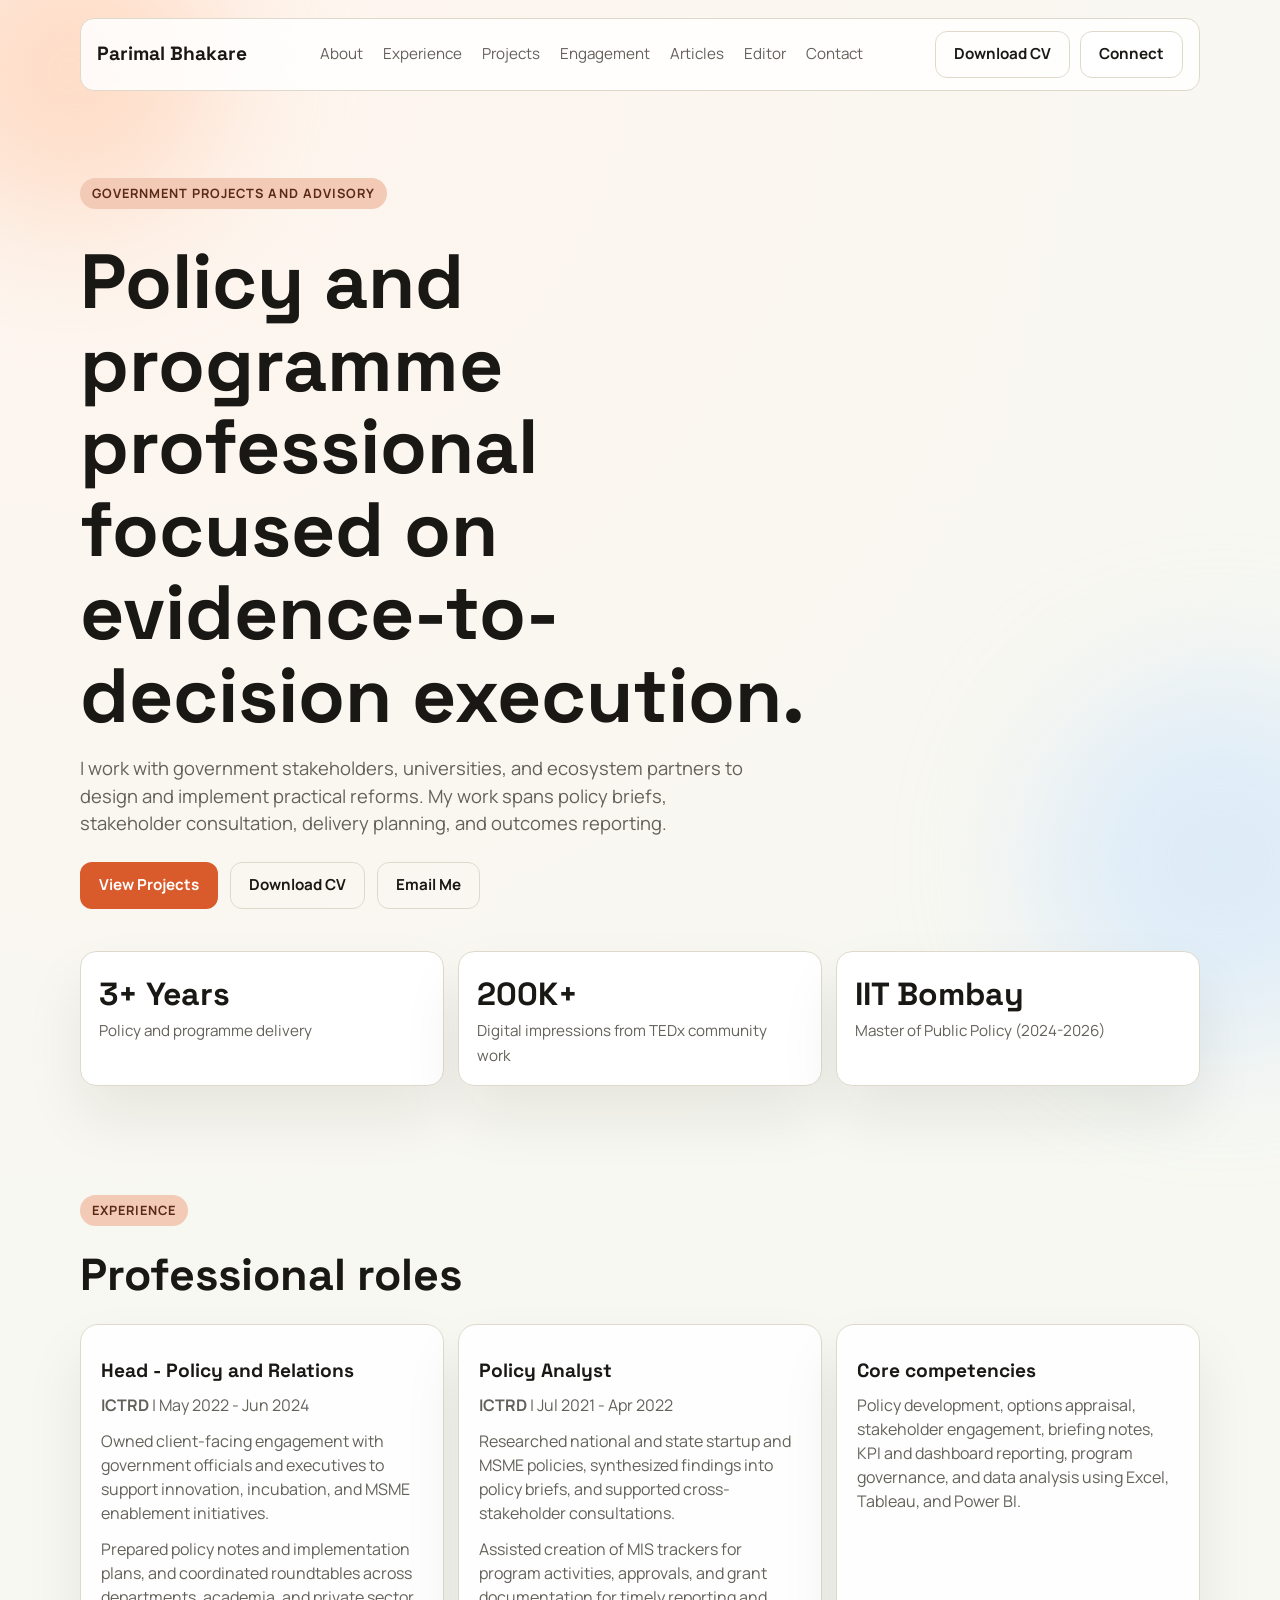
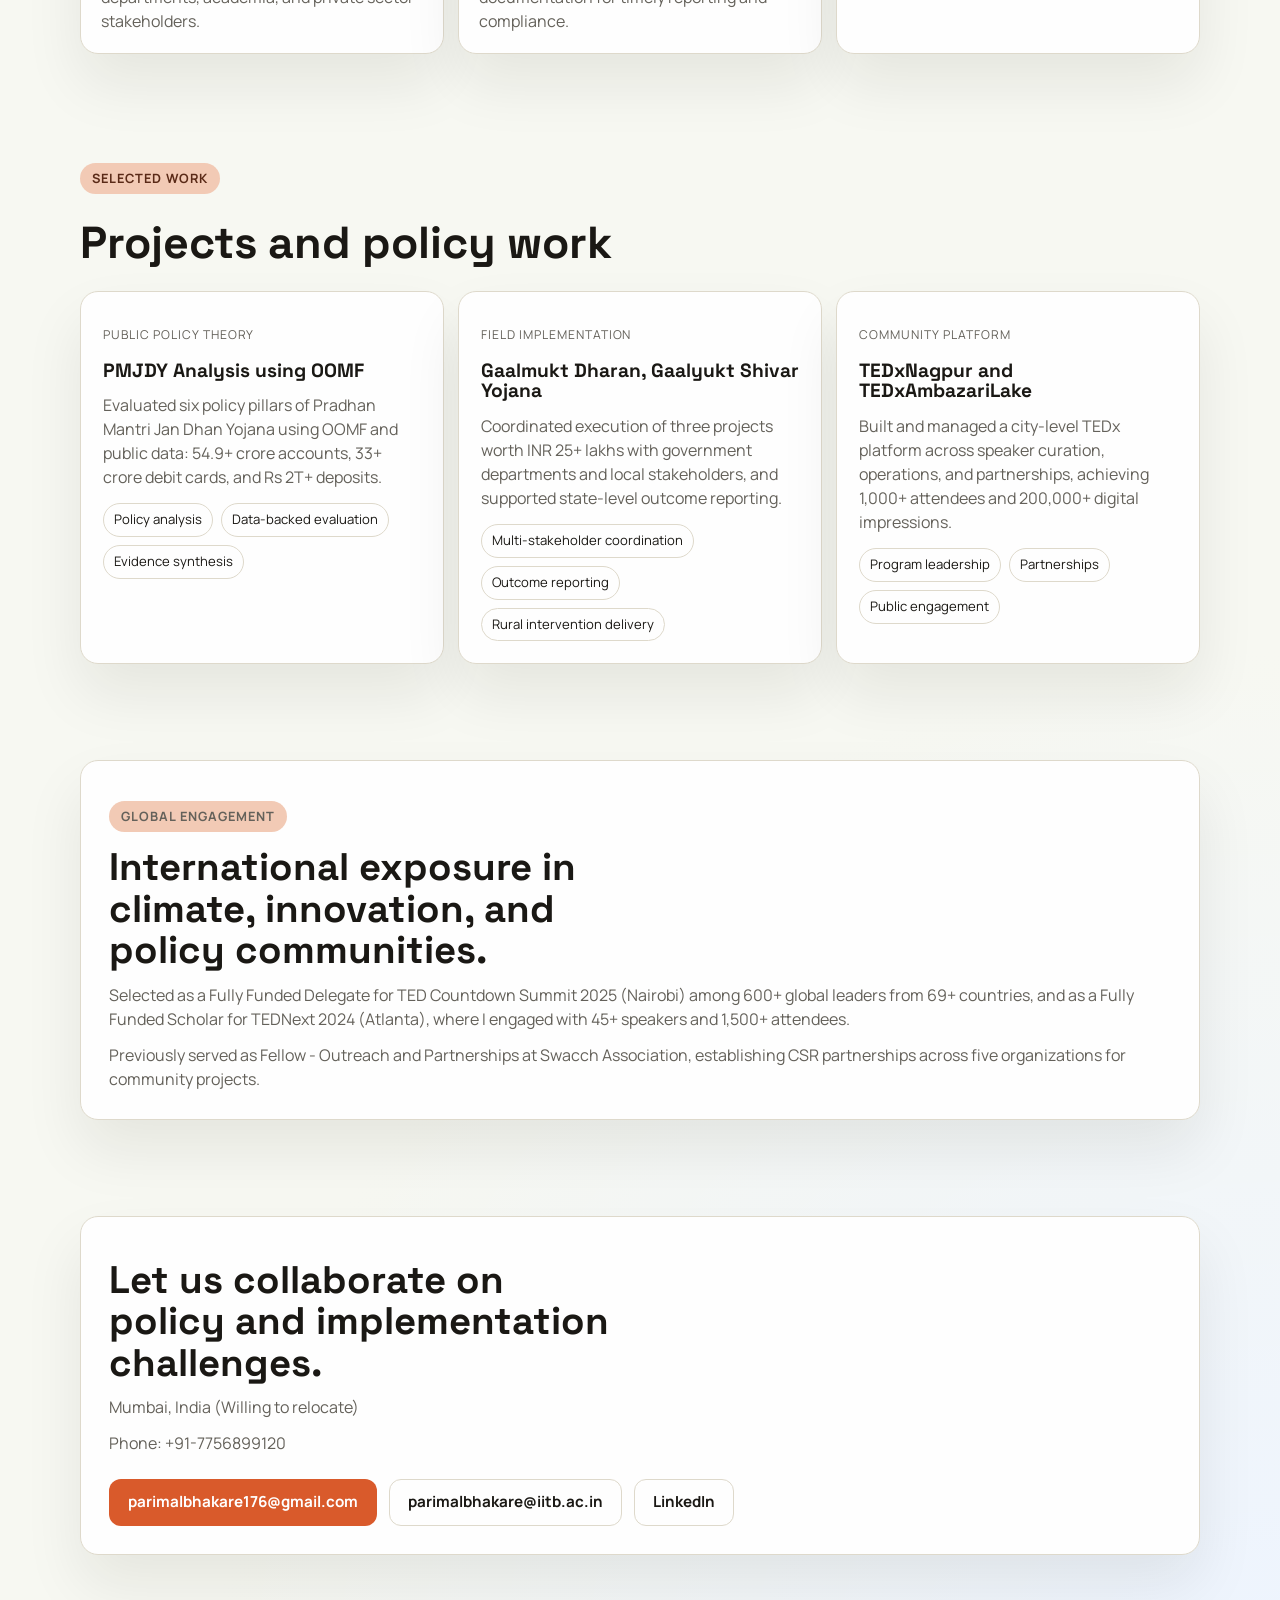
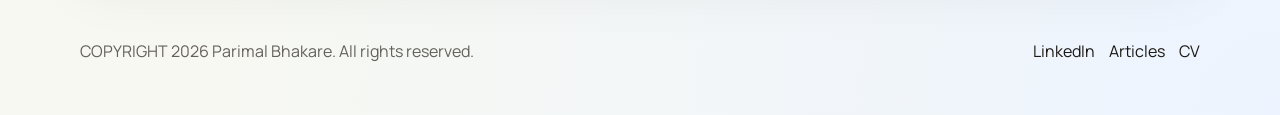
<file: index.html>
﻿<!DOCTYPE html>
<html lang="en">
  <head>
    <meta charset="UTF-8" />
    <meta name="viewport" content="width=device-width, initial-scale=1.0" />
    <title>Parimal Bhakare | Policy Portfolio</title>
    <meta
      name="description"
      content="Portfolio website for Parimal Bhakare - Government Projects, Policy Advisory, and Stakeholder Engagement."
    />
    <link rel="preconnect" href="https://fonts.googleapis.com" />
    <link rel="preconnect" href="https://fonts.gstatic.com" crossorigin />
    <link
      href="https://fonts.googleapis.com/css2?family=Manrope:wght@400;500;600;700;800&family=Space+Grotesk:wght@500;700&display=swap"
      rel="stylesheet"
    />
    <link rel="stylesheet" href="./styles.css" />
  </head>
  <body>
    <div class="bg-orb bg-orb-1"></div>
    <div class="bg-orb bg-orb-2"></div>

    <header class="site-header">
      <a class="logo" href="#top" data-setting="siteName">Parimal Bhakare</a>
      <nav class="main-nav" aria-label="Primary">
        <a href="#about">About</a>
        <a href="#experience">Experience</a>
        <a href="#projects">Projects</a>
        <a href="#engagement">Engagement</a>
        <a href="./articles.html">Articles</a>
        <a href="./editor.html">Editor</a>
        <a href="#contact">Contact</a>
      </nav>
      <div class="header-actions">
        <a class="btn btn-ghost" data-link="cv" href="./Parimal_Bhakare_CV3.pdf" download>Download CV</a>
        <a class="btn btn-outline" href="#contact">Connect</a>
      </div>
    </header>

    <main id="top">
      <section class="hero section" id="about">
        <p class="eyebrow reveal" data-setting="heroEyebrow">Government Projects and Advisory</p>
        <h1 class="reveal" data-setting="heroTitle">Policy and programme professional focused on evidence-to-decision execution.</h1>
        <p class="hero-copy reveal" data-setting="heroCopy">
          I work with government stakeholders, universities, and ecosystem partners to design and implement practical reforms.
          My work spans policy briefs, stakeholder consultation, delivery planning, and outcomes reporting.
        </p>
        <div class="hero-cta reveal">
          <a class="btn btn-solid" href="#projects">View Projects</a>
          <a class="btn btn-ghost" data-link="cv" href="./Parimal_Bhakare_CV3.pdf" download>Download CV</a>
          <a class="btn btn-ghost" data-link="emailPrimary" href="mailto:parimalbhakare176@gmail.com">Email Me</a>
        </div>
        <ul class="stats reveal" aria-label="Highlights">
          <li><strong data-setting="stat1Value">3+ Years</strong><span data-setting="stat1Label">Policy and programme delivery</span></li>
          <li><strong data-setting="stat2Value">200K+</strong><span data-setting="stat2Label">Digital impressions from TEDx community work</span></li>
          <li><strong data-setting="stat3Value">IIT Bombay</strong><span data-setting="stat3Label">Master of Public Policy (2024-2026)</span></li>
        </ul>
      </section>

      <section class="services section" id="experience">
        <div class="section-head reveal">
          <p class="eyebrow">Experience</p>
          <h2>Professional roles</h2>
        </div>
        <div class="service-grid">
          <article class="service-card reveal">
            <h3>Head - Policy and Relations</h3>
            <p><strong>ICTRD</strong> | May 2022 - Jun 2024</p>
            <p>
              Owned client-facing engagement with government officials and executives to support innovation,
              incubation, and MSME enablement initiatives.
            </p>
            <p>
              Prepared policy notes and implementation plans, and coordinated roundtables across departments,
              academia, and private sector stakeholders.
            </p>
          </article>
          <article class="service-card reveal">
            <h3>Policy Analyst</h3>
            <p><strong>ICTRD</strong> | Jul 2021 - Apr 2022</p>
            <p>
              Researched national and state startup and MSME policies, synthesized findings into policy briefs,
              and supported cross-stakeholder consultations.
            </p>
            <p>
              Assisted creation of MIS trackers for program activities, approvals, and grant documentation
              for timely reporting and compliance.
            </p>
          </article>
          <article class="service-card reveal">
            <h3>Core competencies</h3>
            <p>
              Policy development, options appraisal, stakeholder engagement, briefing notes, KPI and dashboard reporting,
              program governance, and data analysis using Excel, Tableau, and Power BI.
            </p>
          </article>
        </div>
      </section>

      <section class="projects section" id="projects">
        <div class="section-head reveal">
          <p class="eyebrow">Selected Work</p>
          <h2>Projects and policy work</h2>
        </div>
        <div class="project-grid">
          <article class="project-card reveal">
            <div class="project-top">
              <p class="tag">Public Policy Theory</p>
            </div>
            <h3>PMJDY Analysis using OOMF</h3>
            <p>
              Evaluated six policy pillars of Pradhan Mantri Jan Dhan Yojana using OOMF and public data:
              54.9+ crore accounts, 33+ crore debit cards, and Rs 2T+ deposits.
            </p>
            <ul>
              <li>Policy analysis</li>
              <li>Data-backed evaluation</li>
              <li>Evidence synthesis</li>
            </ul>
          </article>
          <article class="project-card reveal">
            <div class="project-top">
              <p class="tag">Field Implementation</p>
            </div>
            <h3>Gaalmukt Dharan, Gaalyukt Shivar Yojana</h3>
            <p>
              Coordinated execution of three projects worth INR 25+ lakhs with government departments and local stakeholders,
              and supported state-level outcome reporting.
            </p>
            <ul>
              <li>Multi-stakeholder coordination</li>
              <li>Outcome reporting</li>
              <li>Rural intervention delivery</li>
            </ul>
          </article>
          <article class="project-card reveal">
            <div class="project-top">
              <p class="tag">Community Platform</p>
            </div>
            <h3>TEDxNagpur and TEDxAmbazariLake</h3>
            <p>
              Built and managed a city-level TEDx platform across speaker curation, operations, and partnerships,
              achieving 1,000+ attendees and 200,000+ digital impressions.
            </p>
            <ul>
              <li>Program leadership</li>
              <li>Partnerships</li>
              <li>Public engagement</li>
            </ul>
          </article>
        </div>
      </section>

      <section class="about section" id="engagement">
        <div class="about-card reveal">
          <p class="eyebrow">Global Engagement</p>
          <h2>International exposure in climate, innovation, and policy communities.</h2>
          <p>
            Selected as a Fully Funded Delegate for TED Countdown Summit 2025 (Nairobi) among 600+ global leaders from 69+ countries,
            and as a Fully Funded Scholar for TEDNext 2024 (Atlanta), where I engaged with 45+ speakers and 1,500+ attendees.
          </p>
          <p>
            Previously served as Fellow - Outreach and Partnerships at Swacch Association,
            establishing CSR partnerships across five organizations for community projects.
          </p>
        </div>
      </section>

      <section class="contact section" id="contact">
        <div class="contact-card reveal">
          <h2 data-setting="contactTitle">Let us collaborate on policy and implementation challenges.</h2>
          <p data-setting="location">Mumbai, India (Willing to relocate)</p>
          <p>Phone: <span data-setting="phone">+91-7756899120</span></p>
          <div class="hero-cta">
            <a class="btn btn-solid" data-link="emailPrimary" data-setting="emailPrimary" href="mailto:parimalbhakare176@gmail.com">parimalbhakare176@gmail.com</a>
            <a class="btn btn-ghost" data-link="emailSecondary" data-setting="emailSecondary" href="mailto:parimalbhakare@iitb.ac.in">parimalbhakare@iitb.ac.in</a>
            <a class="btn btn-ghost" data-link="linkedin" href="https://www.linkedin.com/in/parimalbhakare/" target="_blank" rel="noreferrer">LinkedIn</a>
          </div>
        </div>
      </section>
    </main>

    <footer class="site-footer">
      <p>COPYRIGHT <span id="year"></span> <span data-footer-name>Parimal Bhakare</span>. All rights reserved.</p>
      <div class="social-links">
        <a data-link="linkedin" href="https://www.linkedin.com/in/parimalbhakare/" target="_blank" rel="noreferrer">LinkedIn</a>
        <a href="./articles.html">Articles</a>
        <a data-link="cv" href="./Parimal_Bhakare_CV3.pdf" download>CV</a>
      </div>
    </footer>

    <script src="./site-settings.js"></script>
    <script src="./script.js"></script>
  </body>
</html>
</file>
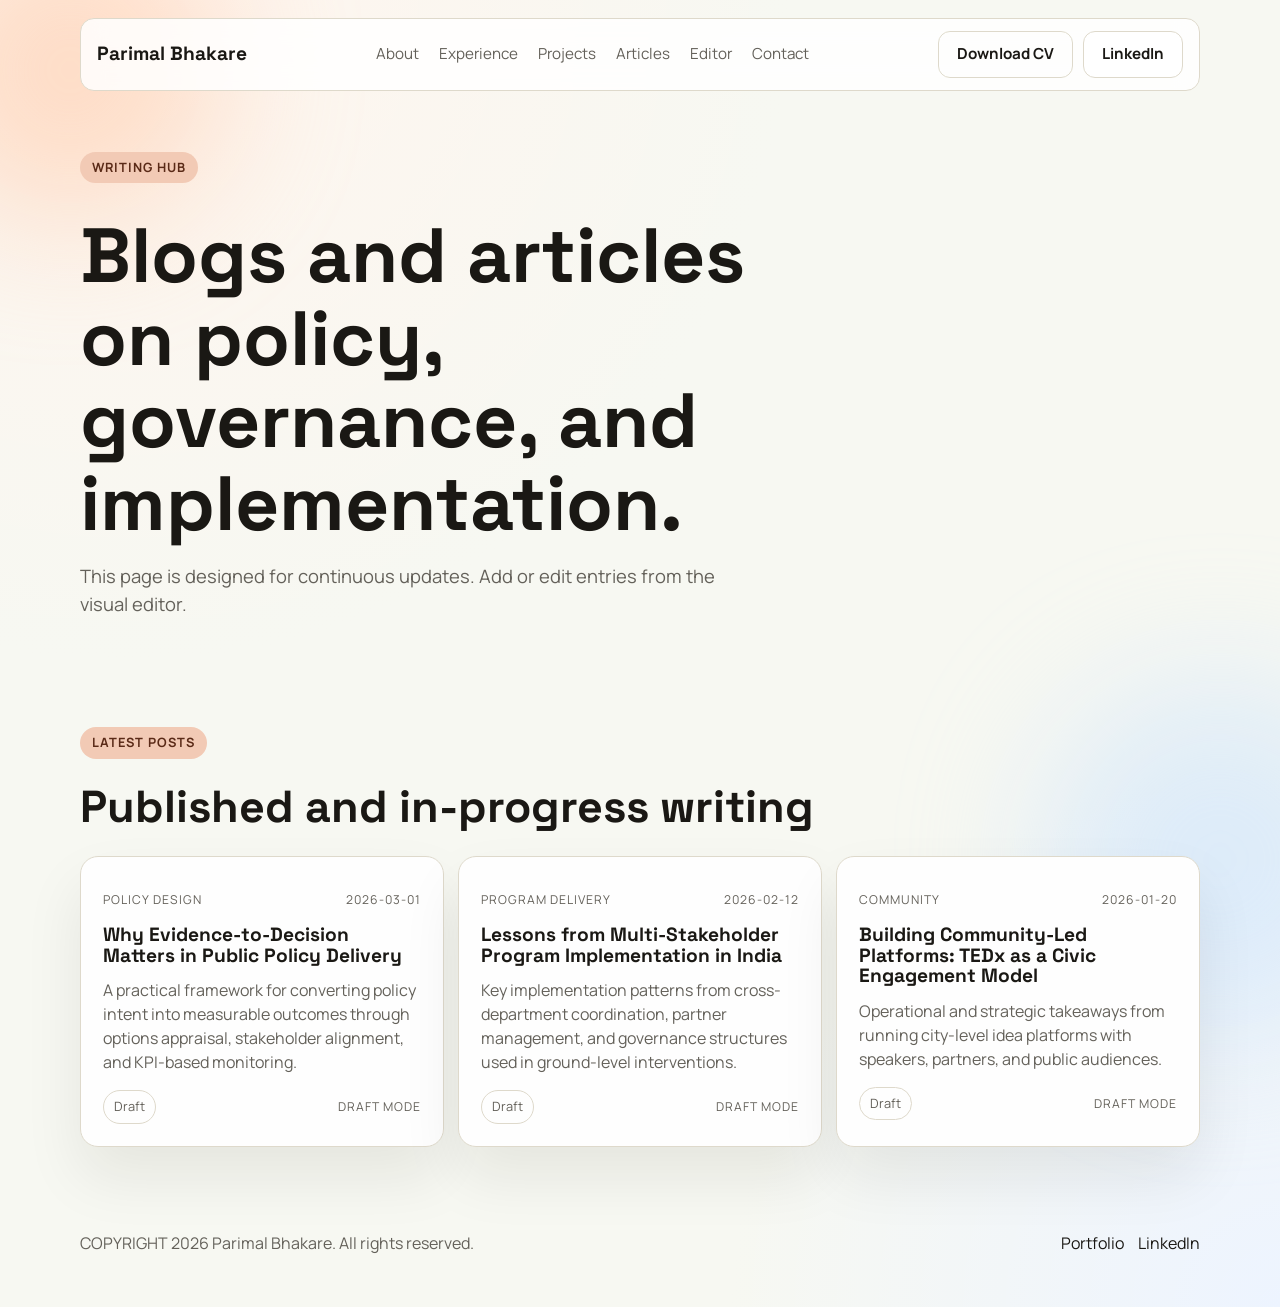
<file: articles.html>
﻿<!DOCTYPE html>
<html lang="en">
  <head>
    <meta charset="UTF-8" />
    <meta name="viewport" content="width=device-width, initial-scale=1.0" />
    <title>Parimal Bhakare | Articles</title>
    <meta
      name="description"
      content="Articles and blogs by Parimal Bhakare on policy, governance, and public systems."
    />
    <link rel="preconnect" href="https://fonts.googleapis.com" />
    <link rel="preconnect" href="https://fonts.gstatic.com" crossorigin />
    <link
      href="https://fonts.googleapis.com/css2?family=Manrope:wght@400;500;600;700;800&family=Space+Grotesk:wght@500;700&display=swap"
      rel="stylesheet"
    />
    <link rel="stylesheet" href="./styles.css" />
  </head>
  <body>
    <div class="bg-orb bg-orb-1"></div>
    <div class="bg-orb bg-orb-2"></div>

    <header class="site-header">
      <a class="logo" href="./index.html" data-setting="siteName">Parimal Bhakare</a>
      <nav class="main-nav" aria-label="Primary">
        <a href="./index.html#about">About</a>
        <a href="./index.html#experience">Experience</a>
        <a href="./index.html#projects">Projects</a>
        <a href="./articles.html">Articles</a>
        <a href="./editor.html">Editor</a>
        <a href="./index.html#contact">Contact</a>
      </nav>
      <div class="header-actions">
        <a class="btn btn-ghost" data-link="cv" href="./Parimal_Bhakare_CV3.pdf" download>Download CV</a>
        <a class="btn btn-outline" data-link="linkedin" href="https://www.linkedin.com/in/parimalbhakare/" target="_blank" rel="noreferrer">LinkedIn</a>
      </div>
    </header>

    <main>
      <section class="section articles-hero">
        <p class="eyebrow reveal">Writing Hub</p>
        <h1 class="reveal" data-setting="articlesTitle">Blogs and articles on policy, governance, and implementation.</h1>
        <p class="hero-copy reveal" data-setting="articlesSubtitle">
          This page is designed for continuous updates. Add or edit entries from the visual editor.
        </p>
      </section>

      <section class="section" id="articles-list-section">
        <div class="section-head reveal">
          <p class="eyebrow">Latest Posts</p>
          <h2>Published and in-progress writing</h2>
        </div>
        <div id="articles-list" class="articles-grid reveal"></div>
      </section>
    </main>

    <footer class="site-footer">
      <p>COPYRIGHT <span id="year"></span> <span data-footer-name>Parimal Bhakare</span>. All rights reserved.</p>
      <div class="social-links">
        <a href="./index.html">Portfolio</a>
        <a data-link="linkedin" href="https://www.linkedin.com/in/parimalbhakare/" target="_blank" rel="noreferrer">LinkedIn</a>
      </div>
    </footer>

    <script src="./articles-data.js"></script>
    <script src="./site-settings.js"></script>
    <script src="./script.js"></script>
  </body>
</html>
</file>
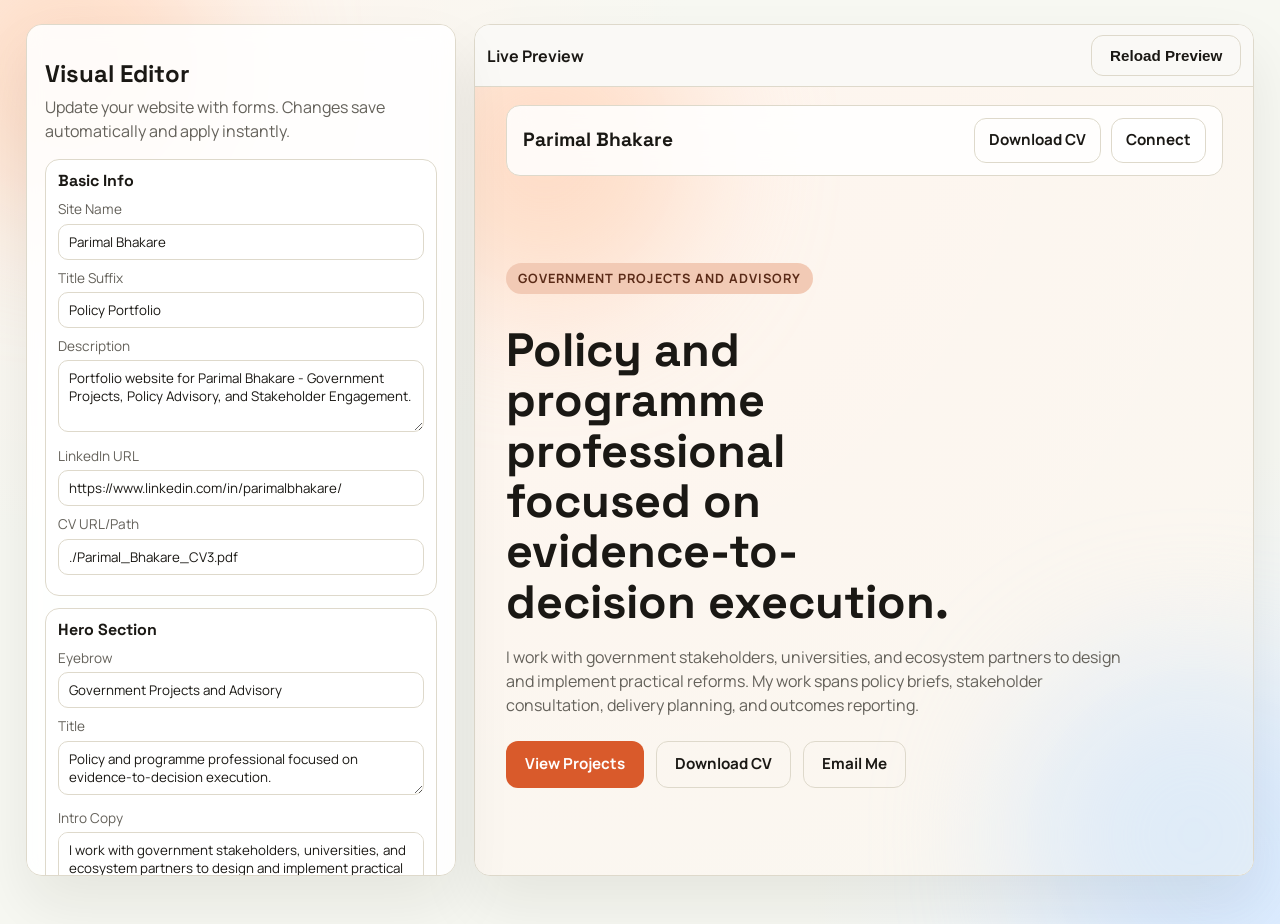
<file: editor.html>
﻿<!DOCTYPE html>
<html lang="en">
  <head>
    <meta charset="UTF-8" />
    <meta name="viewport" content="width=device-width, initial-scale=1.0" />
    <title>Portfolio Visual Editor</title>
    <meta
      name="description"
      content="Visual editor for Parimal Bhakare's portfolio website."
    />
    <link rel="preconnect" href="https://fonts.googleapis.com" />
    <link rel="preconnect" href="https://fonts.gstatic.com" crossorigin />
    <link
      href="https://fonts.googleapis.com/css2?family=Manrope:wght@400;500;600;700;800&family=Space+Grotesk:wght@500;700&family=Lora:wght@400;600&family=DM+Sans:wght@400;500;700&display=swap"
      rel="stylesheet"
    />
    <link rel="stylesheet" href="./styles.css" />
  </head>
  <body>
    <div class="bg-orb bg-orb-1"></div>
    <div class="bg-orb bg-orb-2"></div>

    <main class="editor-layout">
      <aside class="editor-panel">
        <h1>Visual Editor</h1>
        <p class="editor-intro">Update your website with forms. Changes save automatically and apply instantly.</p>

        <section class="editor-section">
          <h2>Basic Info</h2>
          <label>Site Name <input type="text" data-field="siteName" /></label>
          <label>Title Suffix <input type="text" data-field="siteTitleSuffix" /></label>
          <label>Description <textarea rows="3" data-field="description"></textarea></label>
          <label>LinkedIn URL <input type="url" data-field="linkedinUrl" /></label>
          <label>CV URL/Path <input type="text" data-field="cvUrl" /></label>
        </section>

        <section class="editor-section">
          <h2>Hero Section</h2>
          <label>Eyebrow <input type="text" data-field="heroEyebrow" /></label>
          <label>Title <textarea rows="2" data-field="heroTitle"></textarea></label>
          <label>Intro Copy <textarea rows="4" data-field="heroCopy"></textarea></label>
        </section>

        <section class="editor-section">
          <h2>Highlights</h2>
          <label>Stat 1 Value <input type="text" data-field="stat1Value" /></label>
          <label>Stat 1 Label <input type="text" data-field="stat1Label" /></label>
          <label>Stat 2 Value <input type="text" data-field="stat2Value" /></label>
          <label>Stat 2 Label <input type="text" data-field="stat2Label" /></label>
          <label>Stat 3 Value <input type="text" data-field="stat3Value" /></label>
          <label>Stat 3 Label <input type="text" data-field="stat3Label" /></label>
        </section>

        <section class="editor-section">
          <h2>Contact</h2>
          <label>Contact Heading <textarea rows="2" data-field="contactTitle"></textarea></label>
          <label>Location <input type="text" data-field="location" /></label>
          <label>Phone <input type="text" data-field="phone" /></label>
          <label>Primary Email <input type="email" data-field="emailPrimary" /></label>
          <label>Secondary Email <input type="email" data-field="emailSecondary" /></label>
        </section>

        <section class="editor-section">
          <h2>Articles Page</h2>
          <label>Articles Hero Title <textarea rows="2" data-field="articlesTitle"></textarea></label>
          <label>Articles Hero Subtitle <textarea rows="3" data-field="articlesSubtitle"></textarea></label>
        </section>

        <section class="editor-section">
          <h2>Typography</h2>
          <label>Body Font
            <select data-field="fonts.body">
              <option value="'Manrope', sans-serif">Manrope</option>
              <option value="'DM Sans', sans-serif">DM Sans</option>
              <option value="'Lora', serif">Lora</option>
            </select>
          </label>
          <label>Heading Font
            <select data-field="fonts.heading">
              <option value="'Space Grotesk', sans-serif">Space Grotesk</option>
              <option value="'Manrope', sans-serif">Manrope</option>
              <option value="'Lora', serif">Lora</option>
            </select>
          </label>
        </section>

        <section class="editor-section">
          <h2>Colors</h2>
          <label>Background <input type="color" data-field="theme.bg" /></label>
          <label>Text <input type="color" data-field="theme.text" /></label>
          <label>Muted Text <input type="color" data-field="theme.muted" /></label>
          <label>Card <input type="color" data-field="theme.card" /></label>
          <label>Border <input type="color" data-field="theme.border" /></label>
          <label>Accent <input type="color" data-field="theme.accent" /></label>
          <label>Accent Soft <input type="color" data-field="theme.accentSoft" /></label>
        </section>

        <section class="editor-section">
          <h2>Articles</h2>
          <div id="articles-editor-list"></div>
          <button class="btn btn-ghost" type="button" id="add-article">Add Article</button>
        </section>

        <div class="editor-actions">
          <button class="btn btn-solid" type="button" id="save-now">Save</button>
          <button class="btn btn-outline" type="button" id="reset-all">Reset Defaults</button>
          <a class="btn btn-ghost" href="./index.html" target="_blank" rel="noreferrer">Open Portfolio</a>
          <a class="btn btn-ghost" href="./articles.html" target="_blank" rel="noreferrer">Open Articles</a>
        </div>

        <p id="save-status" class="save-status">Ready</p>
      </aside>

      <section class="editor-preview-wrap">
        <div class="preview-toolbar">
          <strong>Live Preview</strong>
          <button class="btn btn-ghost" type="button" id="reload-preview">Reload Preview</button>
        </div>
        <iframe id="preview-frame" title="Portfolio Preview" src="./index.html"></iframe>
      </section>
    </main>

    <script src="./site-settings.js"></script>
    <script src="./editor.js"></script>
  </body>
</html>
</file>
<file: styles.css>
﻿:root {
  --bg: #f7f8f2;
  --text: #1a1814;
  --muted: #64615a;
  --card: #fefefe;
  --border: #ded9cb;
  --accent: #d95a2b;
  --accent-soft: #f2cab5;
  --shadow: 0 30px 60px rgba(31, 25, 18, 0.08);
  --font-body: "Manrope", sans-serif;
  --font-heading: "Space Grotesk", sans-serif;
}

* {
  box-sizing: border-box;
}

html,
body {
  margin: 0;
  padding: 0;
}

body {
  font-family: var(--font-body);
  background: radial-gradient(circle at 10% 0%, #fff5ee 0%, transparent 38%),
    radial-gradient(circle at 100% 100%, #edf4ff 0%, transparent 30%), var(--bg);
  color: var(--text);
  min-height: 100vh;
  line-height: 1.5;
  overflow-x: hidden;
}

.bg-orb {
  position: fixed;
  border-radius: 999px;
  filter: blur(70px);
  opacity: 0.5;
  z-index: -1;
}

.bg-orb-1 {
  width: 300px;
  height: 300px;
  background: #ffc39e;
  top: -80px;
  left: -80px;
}

.bg-orb-2 {
  width: 360px;
  height: 360px;
  background: #c5e0ff;
  right: -120px;
  bottom: -140px;
}

.section {
  width: min(1120px, 92vw);
  margin: 0 auto;
  padding: 48px 0;
}

.site-header {
  position: sticky;
  top: 16px;
  width: min(1120px, 92vw);
  margin: 18px auto 0;
  padding: 12px 16px;
  border: 1px solid var(--border);
  border-radius: 14px;
  background: rgba(255, 255, 255, 0.85);
  backdrop-filter: blur(12px);
  display: flex;
  align-items: center;
  justify-content: space-between;
  gap: 16px;
  z-index: 20;
}

.logo,
.main-nav a,
.social-links a {
  text-decoration: none;
  color: var(--text);
}

.logo {
  font-family: var(--font-heading);
  font-size: 1.2rem;
  font-weight: 700;
}

.main-nav {
  display: flex;
  align-items: center;
  gap: 20px;
}

.main-nav a {
  font-size: 0.95rem;
  color: var(--muted);
}

.header-actions {
  display: flex;
  align-items: center;
  gap: 10px;
}

.btn {
  display: inline-flex;
  align-items: center;
  justify-content: center;
  border-radius: 12px;
  border: 1px solid transparent;
  padding: 11px 18px;
  font-weight: 700;
  font-size: 0.95rem;
  text-decoration: none;
  transition: transform 0.2s ease, background-color 0.2s ease;
  cursor: pointer;
}

.btn:hover {
  transform: translateY(-2px);
}

.btn-solid {
  background: var(--accent);
  color: #fff;
}

.btn-outline {
  border-color: var(--border);
  background: #fff;
  color: var(--text);
}

.btn-ghost {
  border-color: var(--border);
  color: var(--text);
  background: transparent;
}

.hero {
  padding-top: 74px;
}

.eyebrow {
  display: inline-flex;
  padding: 6px 12px;
  border-radius: 999px;
  background: var(--accent-soft);
  color: #5a2a17;
  font-size: 0.8rem;
  font-weight: 700;
  letter-spacing: 0.08em;
  text-transform: uppercase;
}

h1,
h2,
h3 {
  margin: 0;
  line-height: 1.08;
  font-family: var(--font-heading);
}

h1 {
  font-size: clamp(2.2rem, 6vw, 4.8rem);
  max-width: 15ch;
  margin-top: 18px;
}

.hero-copy {
  max-width: 62ch;
  color: var(--muted);
  margin: 18px 0 0;
  font-size: clamp(1rem, 2vw, 1.15rem);
}

.hero-cta {
  margin-top: 24px;
  display: flex;
  gap: 12px;
  flex-wrap: wrap;
}

.stats {
  list-style: none;
  margin: 42px 0 0;
  padding: 0;
  display: grid;
  grid-template-columns: repeat(3, minmax(0, 1fr));
  gap: 14px;
}

.stats li {
  border: 1px solid var(--border);
  border-radius: 16px;
  background: #fff;
  box-shadow: var(--shadow);
  padding: 18px;
}

.stats strong {
  display: block;
  font-family: var(--font-heading);
  font-size: 2rem;
}

.stats span {
  color: var(--muted);
  font-size: 0.95rem;
}

.section-head {
  display: flex;
  flex-direction: column;
  align-items: flex-start;
  gap: 12px;
  margin-bottom: 24px;
}

.section-head h2 {
  font-size: clamp(1.7rem, 4vw, 2.8rem);
}

.project-grid,
.service-grid,
.articles-grid {
  display: grid;
  gap: 14px;
  grid-template-columns: repeat(3, minmax(0, 1fr));
}

.project-card,
.service-card,
.about-card,
.contact-card,
.article-card {
  border: 1px solid var(--border);
  background: var(--card);
  border-radius: 18px;
  box-shadow: var(--shadow);
}

.project-card,
.article-card {
  padding: 22px;
}

.project-top {
  display: flex;
  align-items: center;
  justify-content: space-between;
  gap: 10px;
}

.tag {
  margin: 0;
  font-size: 0.76rem;
  text-transform: uppercase;
  letter-spacing: 0.08em;
  color: var(--muted);
}

.project-card h3,
.service-card h3,
.article-card h3 {
  margin-top: 16px;
  font-size: 1.2rem;
}

.project-card p,
.service-card p,
.about-card p,
.contact-card p,
.article-card p {
  margin: 12px 0 0;
  color: var(--muted);
}

.project-card ul {
  list-style: none;
  margin: 14px 0 0;
  padding: 0;
  display: flex;
  flex-wrap: wrap;
  gap: 8px;
}

.project-card li {
  border: 1px solid var(--border);
  border-radius: 999px;
  padding: 6px 10px;
  font-size: 0.82rem;
}

.service-card {
  padding: 20px;
}

.about-card,
.contact-card {
  padding: 28px;
}

.about-card h2,
.contact-card h2 {
  font-size: clamp(1.45rem, 3vw, 2.4rem);
  max-width: 20ch;
  margin-top: 14px;
}

.article-meta {
  margin-top: 16px;
  display: flex;
  align-items: center;
  justify-content: space-between;
  gap: 12px;
}

.pill {
  border: 1px solid var(--border);
  border-radius: 999px;
  padding: 6px 10px;
  font-size: 0.8rem;
  color: var(--muted);
}

.articles-hero code {
  padding: 2px 6px;
  border-radius: 8px;
  background: #fff;
  border: 1px solid var(--border);
}

.site-footer {
  width: min(1120px, 92vw);
  margin: 0 auto;
  padding: 20px 0 36px;
  display: flex;
  align-items: center;
  justify-content: space-between;
  gap: 12px;
  color: var(--muted);
}

.social-links {
  display: flex;
  gap: 14px;
}

.reveal {
  opacity: 0;
  transform: translateY(20px);
  transition: opacity 0.65s ease, transform 0.65s ease;
}

.reveal.show {
  opacity: 1;
  transform: translateY(0);
}

.editor-layout {
  width: min(1400px, 96vw);
  margin: 24px auto;
  display: grid;
  grid-template-columns: 430px 1fr;
  gap: 18px;
}

.editor-panel {
  border: 1px solid var(--border);
  border-radius: 16px;
  background: rgba(255, 255, 255, 0.88);
  backdrop-filter: blur(10px);
  box-shadow: var(--shadow);
  padding: 18px;
  max-height: calc(100vh - 48px);
  overflow-y: auto;
}

.editor-panel h1 {
  font-size: 1.5rem;
}

.editor-intro {
  margin: 8px 0 16px;
  color: var(--muted);
}

.editor-section {
  border: 1px solid var(--border);
  border-radius: 14px;
  padding: 12px;
  background: #fff;
  margin-bottom: 12px;
}

.editor-section h2 {
  font-size: 1rem;
  margin-bottom: 10px;
}

.editor-section label {
  display: block;
  font-size: 0.85rem;
  color: var(--muted);
  margin-bottom: 8px;
}

.editor-section input,
.editor-section textarea,
.editor-section select {
  width: 100%;
  margin-top: 4px;
  border: 1px solid var(--border);
  border-radius: 10px;
  padding: 8px 10px;
  background: #fff;
  color: var(--text);
  font-family: var(--font-body);
}

.editor-actions {
  display: flex;
  flex-wrap: wrap;
  gap: 8px;
  margin-top: 10px;
}

.save-status {
  font-size: 0.86rem;
  color: var(--muted);
  margin-top: 10px;
}

.editor-preview-wrap {
  border: 1px solid var(--border);
  border-radius: 16px;
  background: #fff;
  box-shadow: var(--shadow);
  overflow: hidden;
  min-height: calc(100vh - 48px);
  display: flex;
  flex-direction: column;
}

.preview-toolbar {
  display: flex;
  align-items: center;
  justify-content: space-between;
  padding: 10px 12px;
  border-bottom: 1px solid var(--border);
  background: #faf9f6;
}

#preview-frame {
  width: 100%;
  border: 0;
  min-height: 760px;
  flex: 1;
}

.article-edit-item {
  border: 1px dashed var(--border);
  border-radius: 12px;
  padding: 10px;
  margin-bottom: 10px;
}

@media (max-width: 1100px) {
  .main-nav {
    gap: 14px;
  }

  .main-nav a {
    font-size: 0.9rem;
  }

  .header-actions .btn {
    padding: 10px 14px;
  }

  .editor-layout {
    grid-template-columns: 1fr;
  }

  .editor-panel {
    max-height: none;
  }

  .editor-preview-wrap {
    min-height: 560px;
  }
}

@media (max-width: 980px) {
  .main-nav {
    display: none;
  }

  .project-grid,
  .service-grid,
  .stats,
  .articles-grid {
    grid-template-columns: 1fr;
  }

  .site-footer {
    flex-direction: column;
    align-items: flex-start;
  }
}

@media (max-width: 560px) {
  .site-header {
    top: 10px;
    padding: 10px;
  }

  .header-actions {
    width: 100%;
    justify-content: flex-end;
  }

  .btn {
    padding: 10px 14px;
    font-size: 0.85rem;
  }
}
</file>
